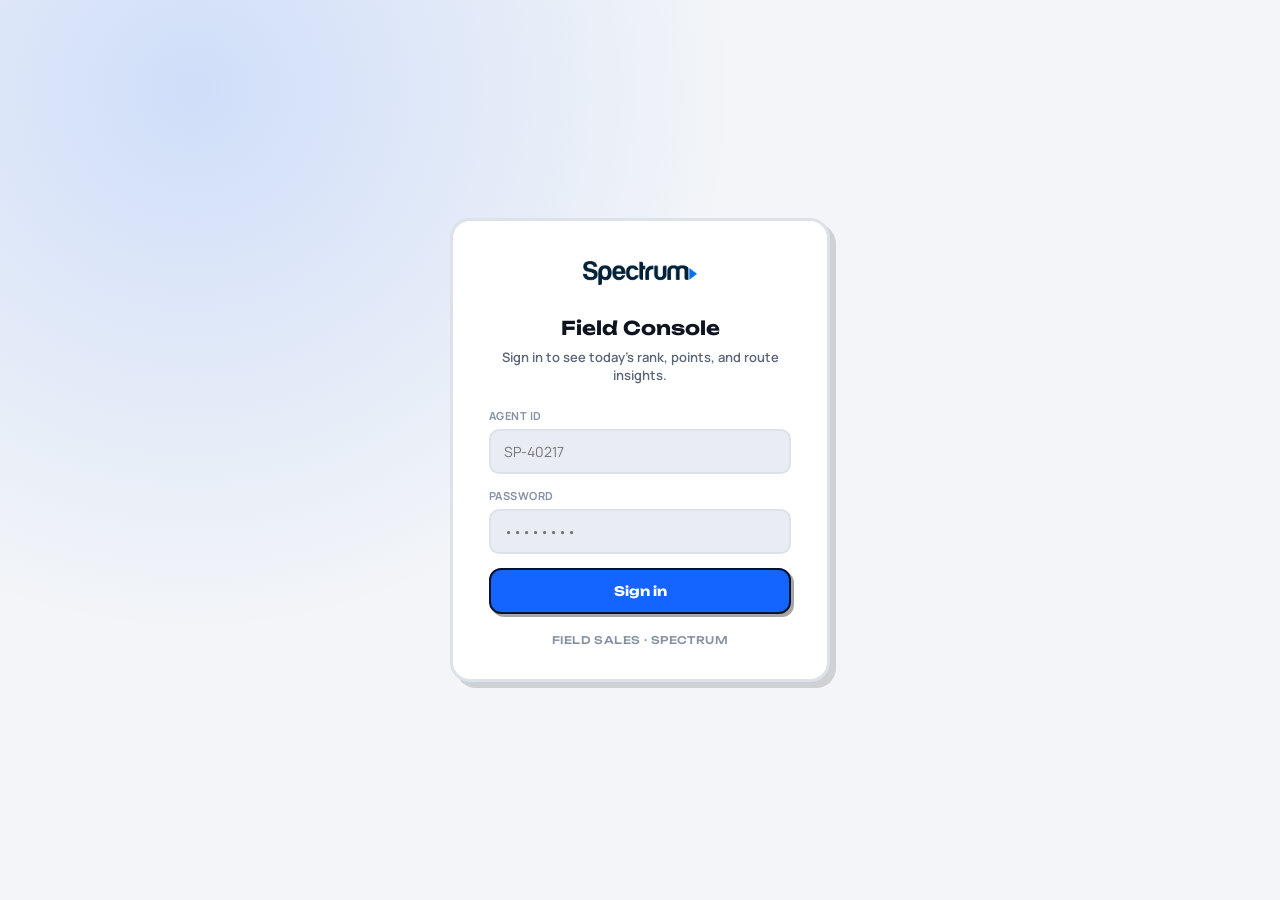
<file: index.html>
<!DOCTYPE html>
<html lang="en">
<head>
<meta charset="UTF-8">
<meta name="viewport" content="width=device-width, initial-scale=1.0">
<title>Spectrum Field Neubrutalist</title>
<link rel="preconnect" href="https://fonts.googleapis.com">
<link href="https://fonts.googleapis.com/css2?family=Unbounded:wght@500;700;900&family=Manrope:wght@500;600;700;800&display=swap" rel="stylesheet">
<style>
  :root{
    --bg:#F3F5F8; --bg-2:#E9EDF3; --sidebar:#E9EDF3; --card:#FFFFFF; --card-border:#DCE1EA;
    --blue:#1465FF; --blue-light:#5FA8FF; --gold:#F5B942; --flame:#FF7A33; --good:#2ED888;
    --tier-bronze:#C98A4E; --tier-silver:#9FB0C9; --tier-gold:#F5B942; --tier-platinum:#7ec8e3; --tier-diamond:#8B7CF6;
    --ink:#0D1420; --ink-dim:#5B6577; --ink-dimmer:#8791A1;
    --shadow-hard:6px 6px 0 rgba(13,20,32,0.16);
    --track:rgba(13,20,32,0.08); --divider:rgba(13,20,32,0.12);
  }
  body:has(#theme-switch:checked){
    --bg:#0A1628; --bg-2:#0F2036; --sidebar:#060D1A; --card:#122544; --card-border:#22375C;
    --ink:#F2F5FA; --ink-dim:#96A3BF; --ink-dimmer:#6C7896;
    --shadow-hard:6px 6px 0 rgba(3,8,18,0.5);
    --track:rgba(255,255,255,0.07); --divider:rgba(255,255,255,0.08);
  }
  .logo-dark{display:none;} body:has(#theme-switch:checked) .logo-light{display:none;} body:has(#theme-switch:checked) .logo-dark{display:block;}
  /* the hero banner's background never changes with theme, so its own text
     stays fixed light — it must never inherit the flipping --ink tokens */
  .hero, .hero .streak-num{color:#F2F5FA;}
  .hero .streak-label, .hero .xp-labels{color:#96A3BF;}
  #theme-switch{position:absolute;opacity:0;width:1px;height:1px;}
  .icon-sun{display:none;} body:has(#theme-switch:checked) .icon-moon{display:none;} body:has(#theme-switch:checked) .icon-sun{display:block;}

  *{box-sizing:border-box;margin:0;padding:0;}
  html,body{height:100%;}
  a{text-decoration:none;color:inherit;}
  ol,ul{list-style:none;}
  body{background:var(--bg);color:var(--ink);font-family:'Manrope',sans-serif;}

  .tier-Bronze{ --tc:var(--tier-bronze); } .tier-Silver{ --tc:var(--tier-silver); }
  .tier-Gold{ --tc:var(--tier-gold); } .tier-Platinum{ --tc:var(--tier-platinum); } .tier-Diamond{ --tc:var(--tier-diamond); }

  /* ---------- login / app switch (no JS: :target) ---------- */
  .app{display:none;min-height:100vh;}
  .app:target{display:flex;}
  body:has(.app:target) .login-screen{display:none;}

  .login-screen{min-height:100vh;display:flex;align-items:center;justify-content:center;position:relative;overflow:hidden;
    background:radial-gradient(circle at 15% 10%, rgba(20,101,255,0.16), transparent 40%), var(--bg);}

  /* ---------- ambient "broadcast signal" motif — ties the motion to a broadband/telecom brand ---------- */
  .signal-rings{position:absolute;pointer-events:none;z-index:0;}
  .signal-rings span{position:absolute;top:0;left:0;width:70px;height:70px;margin:-35px 0 0 -35px;
    border-radius:50%;border:2px solid var(--blue-light);opacity:0;animation:signalPulse 3.6s ease-out infinite;}
  .signal-rings span:nth-child(2){animation-delay:1.2s;}
  .signal-rings span:nth-child(3){animation-delay:2.4s;}
  @keyframes signalPulse{
    0%{transform:scale(0.5);opacity:.55;}
    100%{transform:scale(4.2);opacity:0;}
  }
  .login-screen .signal-rings{top:18%;left:50%;}
  .hero .signal-rings{top:0;right:24px;z-index:0;}
  @media (prefers-reduced-motion: reduce){
    .signal-rings span{animation:none;opacity:.12;transform:scale(2);}
  }
  .login-card{background:var(--card);border:3px solid var(--card-border);border-radius:20px;
    padding:40px 36px 32px;width:380px;box-shadow:var(--shadow-hard);text-align:center;}
  .login-logo{height:24px;object-fit:contain;margin-bottom:26px;}
  .login-card h1{font-family:'Unbounded',sans-serif;font-size:19px;font-weight:700;margin-bottom:8px;}
  .login-sub{font-size:13px;color:var(--ink-dim);margin-bottom:24px;font-weight:600;}
  .field{text-align:left;margin-bottom:14px;}
  .field label{display:block;font-size:11px;font-weight:700;letter-spacing:.04em;text-transform:uppercase;color:var(--ink-dimmer);margin-bottom:6px;}
  .field input{width:100%;padding:11px 13px;border:2px solid var(--card-border);border-radius:10px;font-family:inherit;font-size:14px;background:var(--bg-2);color:var(--ink);}
  .field input:focus{outline:none;border-color:var(--blue);}
  .btn-primary{display:block;width:100%;margin-top:10px;padding:13px;border-radius:12px;background:var(--blue);color:#fff;
    font-family:'Unbounded',sans-serif;font-weight:700;font-size:13px;text-align:center;cursor:pointer;
    border:2px solid #06122b;box-shadow:3px 3px 0 rgba(0,0,0,0.35);}
  .login-foot{margin-top:20px;font-size:10.5px;color:var(--ink-dimmer);font-family:'Unbounded',sans-serif;font-weight:500;letter-spacing:.04em;}

  /* ---------- sidebar (desktop) ---------- */
  .sidebar{width:230px;flex-shrink:0;background:var(--sidebar);border-right:3px solid var(--card-border);
    padding:24px 16px;display:flex;flex-direction:column;position:sticky;top:0;height:100vh;}
  .sb-logo{height:20px;object-fit:contain;margin-bottom:30px;margin-left:8px;}
  .sb-section-label{font-size:10px;font-weight:800;color:var(--ink-dimmer);text-transform:uppercase;letter-spacing:.08em;margin:0 8px 10px;}
  .sb-nav{margin-bottom:24px;}
  .sb-item{display:flex;align-items:center;gap:10px;padding:11px 12px;border-radius:10px;margin-bottom:4px;
    font-weight:700;font-size:13px;color:var(--ink-dim);cursor:pointer;border:2px solid transparent;}
  .sb-item svg{width:17px;height:17px;flex:0 0 auto;}
  .sb-item.active{background:var(--card);color:var(--ink);border-color:var(--blue);box-shadow:3px 3px 0 rgba(0,0,0,0.3);}
  .sb-item:hover:not(.active){background:var(--track);color:var(--ink);}
  .soon-tag{margin-left:auto;font-size:8.5px;font-weight:800;letter-spacing:.04em;text-transform:uppercase;
    background:var(--track);color:var(--ink-dimmer);padding:2px 6px;border-radius:999px;}
  .sb-footer{margin-top:auto;}
  .sb-rank-card{background:var(--card);border:2px solid var(--card-border);border-radius:14px;padding:14px;text-align:center;}
  .sb-rank-badge{width:38px;height:38px;border-radius:50%;background:var(--tier-gold);margin:0 auto 8px;
    display:flex;align-items:center;justify-content:center;color:#1c1200;font-family:'Unbounded',sans-serif;font-weight:700;font-size:14px;}
  .sb-rank-card .lvl{font-family:'Unbounded',sans-serif;font-weight:700;font-size:12.5px;margin-bottom:2px;}
  .sb-rank-card .to-next{font-size:10.5px;color:var(--ink-dim);font-weight:600;}

  /* ---------- main column ---------- */
  .main{flex:1;min-width:0;min-height:0;display:flex;flex-direction:column;}
  .topbar{display:flex;align-items:center;justify-content:space-between;padding:16px 28px;
    border-bottom:3px solid var(--card-border);background:var(--bg);flex:0 0 auto;}
  .topbar-left{font-family:'Unbounded',sans-serif;font-weight:700;font-size:15px;}
  .topbar-right{display:flex;align-items:center;gap:14px;}
  .icon-btn{width:36px;height:36px;border-radius:10px;background:var(--card);border:2px solid var(--card-border);
    display:flex;align-items:center;justify-content:center;cursor:pointer;color:var(--ink-dim);}
  .icon-btn svg{width:16px;height:16px;}
  .who{display:flex;align-items:center;gap:10px;}
  .avatar{width:36px;height:36px;border-radius:50%;background:linear-gradient(135deg,var(--blue),var(--blue-light));
    display:flex;align-items:center;justify-content:center;font-family:'Unbounded',sans-serif;font-weight:700;font-size:12px;color:#03102b;
    border:2px solid var(--ink);flex:0 0 auto;}
  .who-name{font-weight:800;font-size:13px;}
  .who-loc{font-size:10.5px;color:var(--ink-dim);font-weight:600;}

  .content{padding:24px 28px 90px;max-width:1320px;overflow-y:auto;flex:1;}

  /* ---------- hero ---------- */
  .hero{background:linear-gradient(135deg,#16233F 0%,#0D1930 100%);border:3px solid var(--card-border);border-radius:20px;
    padding:26px 28px;margin-bottom:20px;position:relative;overflow:hidden;box-shadow:var(--shadow-hard);}
  .hero::after{content:"";position:absolute;top:-70px;right:-70px;width:260px;height:260px;border-radius:50%;
    background:radial-gradient(circle,rgba(20,101,255,0.35),transparent 70%);}
  .hero-top{display:flex;align-items:center;justify-content:space-between;gap:20px;flex-wrap:wrap;position:relative;z-index:1;}
  .streak{display:flex;align-items:center;gap:12px;}
  .streak svg{width:34px;height:34px;filter:drop-shadow(0 0 10px rgba(255,122,51,0.55));}
  .streak-num{font-family:'Unbounded',sans-serif;font-size:30px;font-weight:900;line-height:1;}
  .streak-label{font-size:11px;color:var(--ink-dim);font-weight:700;text-transform:uppercase;letter-spacing:.06em;}
  .rank-chip{background:var(--tier-gold);color:#1c1200;font-family:'Unbounded',sans-serif;font-weight:700;font-size:12.5px;
    padding:9px 16px;border-radius:100px;border:2px solid #1c1200;box-shadow:3px 3px 0 rgba(0,0,0,0.35);white-space:nowrap;}
  .hero-headline{font-family:'Unbounded',sans-serif;font-weight:700;font-size:clamp(19px,2.6vw,26px);
    line-height:1.35;margin-top:20px;max-width:640px;position:relative;z-index:1;}
  .hero-headline b{color:var(--good);font-weight:700;} .hero-headline .pos{color:var(--blue-light);}
  .xp-row{margin-top:18px;position:relative;z-index:1;max-width:640px;}
  .xp-labels{display:flex;justify-content:space-between;font-size:11.5px;font-weight:700;color:var(--ink-dim);margin-bottom:8px;}
  .xp-track{display:flex;gap:4px;}
  .xp-seg{height:13px;flex:1;border-radius:4px;background:rgba(255,255,255,0.06);border:1.5px solid var(--card-border);}
  .xp-seg.filled{background:linear-gradient(90deg,var(--blue),var(--good));border-color:transparent;}
  .see-levels{display:inline-block;margin-top:14px;font-size:11.5px;font-weight:700;color:var(--blue-light);position:relative;z-index:1;cursor:pointer;}
  .see-levels:hover{text-decoration:underline;}

  /* ---------- stat tiles ---------- */
  .stat-row{display:grid;grid-template-columns:repeat(4,1fr);gap:14px;margin-bottom:20px;}
  .stat{background:var(--card);border:2.5px solid var(--card-border);border-radius:16px;padding:16px 16px 14px;box-shadow:var(--shadow-hard);}
  .stat.c1{border-color:var(--blue);} .stat.c2{border-color:var(--good);} .stat.c3{border-color:var(--gold);} .stat.c4{border-color:var(--flame);}
  .stat-label{font-size:10.5px;font-weight:700;color:var(--ink-dim);text-transform:uppercase;letter-spacing:.05em;}
  .stat-num{font-family:'Unbounded',sans-serif;font-size:25px;font-weight:700;margin:8px 0 4px;}
  .stat-delta{font-size:11.5px;font-weight:700;color:var(--good);}
  .stat-delta.flat{color:var(--ink-dim);}

  /* ---------- panels grid ---------- */
  .grid{display:grid;grid-template-columns:1.4fr 1fr;gap:16px;margin-bottom:16px;}
  .panel{background:var(--card);border:2.5px solid var(--card-border);border-radius:18px;padding:20px;box-shadow:var(--shadow-hard);}
  .panel-head{display:flex;justify-content:space-between;align-items:baseline;margin-bottom:4px;}
  .panel-title{font-family:'Unbounded',sans-serif;font-weight:700;font-size:14px;}
  .panel-sub{font-size:11.5px;color:var(--ink-dim);font-weight:600;margin-bottom:16px;}
  .see-all{font-size:11px;font-weight:700;color:var(--blue-light);cursor:pointer;}
  .see-all:hover{text-decoration:underline;}

  .bars{display:flex;align-items:flex-end;gap:12px;height:140px;padding:0 4px;}
  .bar-col{flex:1;display:flex;flex-direction:column;align-items:center;gap:8px;height:100%;justify-content:flex-end;}
  .bar{width:100%;max-width:32px;border-radius:8px 8px 3px 3px;background:var(--track);}
  .bar.today{background:linear-gradient(180deg,var(--good),var(--blue-light));box-shadow:0 0 14px rgba(46,216,136,0.4);}
  .bar-day{font-size:10.5px;font-weight:700;color:var(--ink-dim);}
  .bar-day.today{color:var(--good);}
  details.chart-details summary{font-size:10.5px;font-weight:700;color:var(--blue-light);cursor:pointer;list-style:none;margin-top:10px;}
  details.chart-details summary::-webkit-details-marker{display:none;}
  .chart-table{width:100%;border-collapse:collapse;font-size:11.5px;margin-top:8px;}
  .chart-table th{text-align:left;font-size:9.5px;text-transform:uppercase;color:var(--ink-dimmer);font-weight:700;padding:6px;border-bottom:1px solid var(--card-border);}
  .chart-table td{padding:6px;border-bottom:1px solid var(--card-border);color:var(--ink-dim);}
  .chart-table td:first-child{color:var(--ink);}

  .lb-row{display:flex;align-items:center;gap:12px;padding:10px 0;border-bottom:1.5px dashed var(--divider);}
  .lb-row:last-child{border-bottom:none;}
  .lb-avatar{width:32px;height:32px;border-radius:50%;display:flex;align-items:center;justify-content:center;
    font-family:'Unbounded',sans-serif;font-weight:700;font-size:11px;color:#03102b;flex-shrink:0;}
  .lb-name{font-weight:800;font-size:12.5px;}
  .lb-role{font-size:10.5px;color:var(--ink-dim);font-weight:600;}
  .lb-pts{margin-left:auto;font-family:'Unbounded',sans-serif;font-weight:700;font-size:13.5px;}
  .lb-you .lb-name{color:var(--blue-light);}

  /* ---------- bottom row ---------- */
  .bottom-grid{display:grid;grid-template-columns:1fr 1fr 1fr;gap:16px;}
  .quest{display:flex;align-items:center;gap:11px;background:var(--bg-2);border:2px solid var(--card-border);border-radius:12px;padding:11px 13px;margin-bottom:9px;cursor:pointer;}
  .quest:hover{border-color:var(--blue);}
  .quest-icon{width:34px;height:34px;border-radius:9px;background:rgba(20,101,255,0.16);color:var(--blue-light);
    display:flex;align-items:center;justify-content:center;flex-shrink:0;}
  .quest-icon svg{width:16px;height:16px;}
  .quest-name{font-weight:800;font-size:12.5px;}
  .quest-pts{margin-left:auto;text-align:right;}
  .quest-pts .p{color:var(--good);font-weight:800;font-size:12.5px;font-family:'Unbounded',sans-serif;}
  .quest-pts .d{font-size:10.5px;color:var(--ink-dim);font-weight:600;}

  .service-row{margin-bottom:13px;}
  .service-top{display:flex;justify-content:space-between;font-size:12px;font-weight:700;margin-bottom:6px;}
  .service-count{color:var(--ink-dim);}
  .service-track{height:9px;border-radius:6px;background:var(--track);overflow:hidden;}
  .service-fill{height:100%;border-radius:6px;background:linear-gradient(90deg,var(--blue),var(--blue-light));}

  .tip{background:var(--bg-2);border:2px solid var(--card-border);border-radius:14px;padding:13px 15px;margin-bottom:11px;}
  .tip-top{display:flex;align-items:baseline;gap:10px;}
  .tip-stat{font-family:'Unbounded',sans-serif;font-weight:900;font-size:21px;color:var(--good);flex:0 0 auto;}
  .tip-label{font-size:10px;font-weight:700;color:var(--ink-dimmer);text-transform:uppercase;letter-spacing:.04em;}
  .tip-body{font-size:12px;color:var(--ink-dim);margin-top:2px;line-height:1.45;}
  .tip-action{font-size:12px;margin-top:8px;font-weight:700;color:var(--blue-light);}

  .ai-spark{width:15px;height:15px;color:var(--blue);flex:0 0 auto;vertical-align:-2px;margin-right:4px;
    animation:aiPulse 2.4s ease-in-out infinite;}
  @keyframes aiPulse{0%,100%{opacity:.65;transform:scale(1);}50%{opacity:1;transform:scale(1.15);}}
  @media (prefers-reduced-motion: reduce){ .ai-spark{animation:none;} }
  .panel-ai-hint{font-size:10.5px;color:var(--ink-dimmer);margin-bottom:14px;display:flex;align-items:center;gap:5px;}
  .chat-hint-icon{display:inline-flex;width:13px;height:13px;color:var(--blue-light);}
  .chat-hint-icon svg{width:100%;height:100%;}

  /* ---------- AI chat FAB + modal ---------- */
  .chat-fab{position:fixed;right:24px;bottom:24px;width:56px;height:56px;border-radius:50%;background:var(--blue);
    display:flex;align-items:center;justify-content:center;box-shadow:var(--shadow-hard);z-index:60;
    border:2px solid #06122b;color:#fff;}
  .chat-fab svg{width:23px;height:23px;}
  .chat-fab-ring{position:absolute;inset:-6px;border-radius:50%;border:2px solid var(--blue);opacity:.5;
    animation:signalPulse 2.6s ease-out infinite;pointer-events:none;}
  @media (prefers-reduced-motion: reduce){ .chat-fab-ring{animation:none;opacity:.2;} }
  @media (max-width:1040px){ .chat-fab{bottom:76px;right:16px;width:50px;height:50px;} .chat-fab svg{width:20px;height:20px;} }

  .modal-head h2{display:flex;align-items:center;}
  .chat-modal-card{display:flex;flex-direction:column;max-height:80vh;}
  .chat-thread{display:flex;flex-direction:column;gap:12px;overflow-y:auto;padding-right:2px;margin-bottom:14px;}
  .chat-row{display:flex;gap:9px;align-items:flex-end;}
  .chat-row.is-you{flex-direction:row-reverse;}
  .chat-avatar{width:26px;height:26px;border-radius:50%;background:var(--blue);color:#fff;flex:0 0 auto;
    display:flex;align-items:center;justify-content:center;font-family:'Unbounded',sans-serif;font-size:10px;font-weight:700;}
  .chat-avatar svg{width:13px;height:13px;}
  .chat-row.is-you .chat-avatar{background:var(--card-border);color:var(--ink-dim);}
  .chat-bubble{background:var(--bg-2);border-radius:14px 14px 14px 4px;padding:9px 13px;font-size:12.5px;line-height:1.45;max-width:78%;}
  .chat-row.is-you .chat-bubble{background:var(--blue);color:#fff;border-radius:14px 14px 4px 14px;}
  .chat-input-row{display:flex;align-items:center;gap:8px;background:var(--bg-2);border:2px solid var(--card-border);
    border-radius:999px;padding:6px 6px 6px 16px;flex:0 0 auto;}
  .chat-input-placeholder{flex:1;font-size:12px;color:var(--ink-dimmer);}
  .chat-send{width:32px;height:32px;border-radius:50%;background:var(--blue);color:#fff;display:flex;align-items:center;
    justify-content:center;flex:0 0 auto;}
  .chat-send svg{width:14px;height:14px;}

  /* ---------- modals (CSS-only via :target) ---------- */
  .modal-overlay{display:none;position:fixed;inset:0;background:rgba(3,8,18,0.65);backdrop-filter:blur(3px);
    align-items:center;justify-content:center;z-index:100;}
  .modal-overlay:target{display:flex;}
  .modal-card{width:min(480px,92vw);max-height:82vh;overflow-y:auto;background:var(--card);border-radius:18px;border:3px solid var(--card-border);
    padding:24px 24px 20px;box-shadow:var(--shadow-hard);}
  .modal-head{display:flex;align-items:center;justify-content:space-between;margin-bottom:16px;}
  .modal-head h2{font-family:'Unbounded',sans-serif;font-size:15.5px;font-weight:700;}
  .modal-close{width:30px;height:30px;border-radius:50%;display:flex;align-items:center;justify-content:center;color:var(--ink-dim);cursor:pointer;}
  .modal-close:hover{background:var(--bg-2);}
  .modal-close svg{width:15px;height:15px;}

  .levels-major{margin-bottom:16px;} .levels-major:last-child{margin-bottom:0;}
  .level-group-head{display:flex;align-items:center;gap:8px;margin-bottom:6px;}
  .level-group-dot{width:10px;height:10px;border-radius:50%;background:var(--tc);flex:0 0 auto;}
  .level-group-head strong{font-family:'Unbounded',sans-serif;font-size:13px;font-weight:700;}
  .level-group-benefit{font-size:10.5px;color:var(--ink-dim);}
  .sub-level-row{display:flex;align-items:center;gap:10px;padding:7px 10px;border-radius:9px;background:var(--bg-2);margin-bottom:4px;margin-top:8px;}
  .sub-level-row.is-current{outline:2px solid var(--tc);background:rgba(20,101,255,0.1);}
  .sub-level-numeral{width:22px;height:22px;border-radius:6px;background:var(--tc);color:#03102b;flex:0 0 auto;display:flex;align-items:center;justify-content:center;
    font-family:'Unbounded',sans-serif;font-size:10px;font-weight:700;}
  .sub-level-range{flex:1;font-size:11px;color:var(--ink-dim);}
  .sub-level-tag{font-size:9.5px;font-weight:700;color:var(--tc);text-transform:uppercase;}

  .account-row{display:flex;justify-content:space-between;padding:10px 0;border-bottom:1px solid var(--card-border);font-size:12.5px;}
  .account-row:last-child{border-bottom:none;}
  .account-row span:first-child{color:var(--ink-dim);}
  .account-row span:last-child{font-weight:700;}

  .earn-row{display:flex;align-items:flex-end;justify-content:space-between;margin-bottom:10px;}
  .earn-label{font-size:10px;font-weight:700;color:var(--ink-dimmer);text-transform:uppercase;letter-spacing:.05em;}
  .earn-amount{font-family:'Unbounded',sans-serif;font-size:19px;font-weight:700;color:var(--good);}
  .earn-amount.is-muted{font-size:14px;color:var(--ink-dim);}
  .earn-paid-tag{font-size:9px;font-weight:700;color:var(--good);background:rgba(46,216,136,0.14);padding:2px 7px;border-radius:999px;}
  .earn-divider{border-top:1px dashed var(--card-border);margin:10px 0;}
  .earn-foot{display:flex;justify-content:space-between;font-size:10.5px;color:var(--ink-dim);}

  .logged-card{text-align:center;padding:30px 26px;}
  .logged-badge{width:60px;height:60px;border-radius:50%;background:var(--good);color:#03102b;margin:0 auto 14px;display:flex;align-items:center;justify-content:center;}
  .logged-badge svg{width:26px;height:26px;}
  .logged-card h2{font-family:'Unbounded',sans-serif;font-size:16px;font-weight:700;margin-bottom:6px;}
  .logged-card p{font-size:12.5px;color:var(--ink-dim);margin-bottom:16px;}
  .logged-card .btn-primary{width:auto;display:inline-block;padding:10px 22px;}

  /* ---------- mobile bottom nav ---------- */
  .tab-bar{display:none;flex:0 0 auto;align-items:stretch;background:var(--card);border-top:3px solid var(--card-border);}
  .tab-btn{flex:1;display:flex;flex-direction:column;align-items:center;justify-content:center;gap:3px;padding:9px 4px 8px;min-height:56px;color:var(--ink-dimmer);cursor:pointer;}
  .tab-btn svg{width:19px;height:19px;}
  .tab-btn span{font-size:9px;font-weight:700;letter-spacing:.02em;}
  .tab-btn.is-active{color:var(--blue-light);}

  html,body{overflow-x:hidden;}
  .main{min-width:0;}

  @media (max-width:1040px){
    .app:target{flex-direction:column;height:100vh;}
    .sidebar{display:none;}
    .stat-row{grid-template-columns:repeat(2,1fr);}
    .grid{grid-template-columns:1fr;}
    .bottom-grid{grid-template-columns:1fr;}
    .tab-bar{display:flex;}
    .content{padding-bottom:20px;}
    .topbar{padding:14px 18px;gap:10px;}
    .content{padding-left:18px;padding-right:18px;}
    .topbar-left{flex:1;min-width:0;overflow:hidden;text-overflow:ellipsis;white-space:nowrap;}
    .who-loc{display:none;}
    .who-name{max-width:96px;overflow:hidden;text-overflow:ellipsis;white-space:nowrap;}
  }
</style>
</head>
<body>

<input type="checkbox" id="theme-switch">

<section class="login-screen">
  <div class="signal-rings"><span></span><span></span><span></span></div>
  <div class="login-card">
    <img class="login-logo logo-dark" src="[data-uri]" alt="Spectrum">
    <img class="login-logo logo-light" src="[data-uri]" alt="Spectrum">
    <h1>Field Console</h1>
    <p class="login-sub">Sign in to see today's rank, points, and route insights.</p>
    <div class="field"><label for="agentId">Agent ID</label><input id="agentId" type="text" placeholder="SP-40217"></div>
    <div class="field"><label for="agentPw">Password</label><input id="agentPw" type="password" placeholder="••••••••"></div>
    <a class="btn-primary" href="#dashboard">Sign in</a>
    <p class="login-foot">FIELD SALES · SPECTRUM</p>
  </div>
</section>

<div class="app" id="dashboard">
  <aside class="sidebar">
    <img class="sb-logo logo-dark" src="[data-uri]" alt="Spectrum">
    <img class="sb-logo logo-light" src="[data-uri]" alt="Spectrum">
    <div class="sb-section-label">Menu</div>
    <nav class="sb-nav">
      <a class="sb-item active" href="#dashboard">
        <svg viewBox="0 0 24 24" fill="none" stroke="currentColor" stroke-width="1.8" stroke-linecap="round" stroke-linejoin="round"><path d="M3 11l9-7 9 7"/><path d="M5 10v10h14V10"/></svg> Dashboard
      </a>
      <a class="sb-item sb-item-soon" href="#modal-game">
        <svg viewBox="0 0 24 24" fill="none" stroke="currentColor" stroke-width="1.8" stroke-linecap="round" stroke-linejoin="round"><rect x="2" y="7" width="20" height="10" rx="5"/><path d="M8 10v4M6 12h4"/><circle cx="16" cy="11" r="1" fill="currentColor" stroke="none"/><circle cx="18" cy="13" r="1" fill="currentColor" stroke="none"/></svg> Game <span class="soon-tag">Soon</span>
      </a>
    </nav>
    <div class="sb-footer">
      <div class="sb-rank-card">
        <div class="sb-rank-badge">G</div>
        <div class="lvl">Gold III</div>
        <div class="to-next">350 pts to Platinum I</div>
      </div>
    </div>
  </aside>

  <div class="main">
    <header class="topbar">
      <div class="topbar-left">Dashboard</div>
      <div class="topbar-right">
        <label class="icon-btn" for="theme-switch" title="Toggle theme">
          <svg class="icon-moon" viewBox="0 0 24 24" fill="none" stroke="currentColor" stroke-width="1.8" stroke-linecap="round" stroke-linejoin="round"><path d="M21 12.8A9 9 0 1 1 11.2 3 7 7 0 0 0 21 12.8z"/></svg>
          <svg class="icon-sun" viewBox="0 0 24 24" fill="none" stroke="currentColor" stroke-width="1.8" stroke-linecap="round"><circle cx="12" cy="12" r="4"/><path d="M12 2v2M12 20v2M4.9 4.9l1.4 1.4M17.7 17.7l1.4 1.4M2 12h2M20 12h2M4.9 19.1l1.4-1.4M17.7 6.3l1.4-1.4"/></svg>
        </label>
        <a class="who" href="#modal-account" title="Account">
          <div class="avatar">JR</div>
          <div><div class="who-name">Jordan Reyes</div><div class="who-loc">East Point, GA</div></div>
        </a>
      </div>
    </header>

    <div class="content">
      <div class="hero">
        <div class="signal-rings"><span></span><span></span><span></span></div>
        <div class="hero-top">
          <div class="streak">
            <svg viewBox="0 0 24 24" fill="none" stroke="var(--flame)" stroke-width="1.8"><path d="M12 2c1 4-4 5-4 9a4 4 0 0 0 8 0c0-1.5-.7-2-1-3 1 .3 2.5 1.6 2.5 4.5A5.5 5.5 0 0 1 12 22a5.5 5.5 0 0 1-5.5-5.5C6.5 11 9 8 12 2z"/></svg>
            <div><div class="streak-num">6</div><div class="streak-label">Day Streak</div></div>
          </div>
          <div class="rank-chip">Gold III</div>
        </div>
        <div class="hero-headline">You're <span class="pos">#5</span> in the region with <b>6,650 pts</b> — one strong sale away from Platinum I.</div>
        <div class="xp-row">
          <div class="xp-labels"><span>Gold III</span><span>350 pts to Platinum I</span></div>
          <div class="xp-track">
            <div class="xp-seg filled"></div><div class="xp-seg filled"></div><div class="xp-seg filled"></div>
            <div class="xp-seg filled"></div><div class="xp-seg filled"></div><div class="xp-seg filled"></div>
            <div class="xp-seg filled"></div><div class="xp-seg filled"></div><div class="xp-seg filled"></div>
            <div class="xp-seg"></div>
          </div>
        </div>
        <a class="see-levels" href="#modal-levels">See all 15 levels →</a>
      </div>

      <div class="stat-row">
        <div class="stat c1"><div class="stat-label">Points this week</div><div class="stat-num">2,860</div><div class="stat-delta">▲ 17% vs last week</div></div>
        <div class="stat c2"><div class="stat-label">Sales this week</div><div class="stat-num">9</div><div class="stat-delta">▲ 29% vs last week</div></div>
        <div class="stat c3"><div class="stat-label">Earnings this month</div><div class="stat-num">$1,240</div><div class="stat-delta">▲ 27% vs last month</div></div>
        <div class="stat c4"><div class="stat-label">Region rank</div><div class="stat-num">#5</div><div class="stat-delta flat">of 41 reps</div></div>
      </div>

      <div class="grid">
        <div class="panel">
          <div class="panel-head"><div class="panel-title">Points earned — last 7 days</div></div>
          <div class="panel-sub">Daily total, Monday through today</div>
          <div class="bars">
            <div class="bar-col"><div class="bar" style="height:55%" title="Mon: 340 pts"></div><div class="bar-day">M</div></div>
            <div class="bar-col"><div class="bar" style="height:66%" title="Tue: 410 pts"></div><div class="bar-day">T</div></div>
            <div class="bar-col"><div class="bar" style="height:42%" title="Wed: 260 pts"></div><div class="bar-day">W</div></div>
            <div class="bar-col"><div class="bar" style="height:95%" title="Thu: 590 pts"></div><div class="bar-day">T</div></div>
            <div class="bar-col"><div class="bar" style="height:61%" title="Fri: 380 pts"></div><div class="bar-day">F</div></div>
            <div class="bar-col"><div class="bar" style="height:100%" title="Sat: 620 pts"></div><div class="bar-day">S</div></div>
            <div class="bar-col"><div class="bar today" style="height:42%" title="Sun: 260 pts"></div><div class="bar-day today">S</div></div>
          </div>
          <details class="chart-details">
            <summary>View as table</summary>
            <table class="chart-table"><thead><tr><th>Day</th><th>Points</th></tr></thead>
              <tbody><tr><td>Monday</td><td>340</td></tr><tr><td>Tuesday</td><td>410</td></tr><tr><td>Wednesday</td><td>260</td></tr>
              <tr><td>Thursday</td><td>590</td></tr><tr><td>Friday</td><td>380</td></tr><tr><td>Saturday</td><td>620</td></tr>
              <tr><td>Sunday (today)</td><td>260</td></tr></tbody></table>
          </details>
        </div>

        <div class="panel">
          <div class="panel-head"><div class="panel-title">You vs. the region</div></div>
          <div class="panel-sub">Points earned this week</div>
          <div class="lb-row lb-you">
            <div class="lb-avatar" style="background:linear-gradient(135deg,var(--blue),var(--blue-light));">JR</div>
            <div><div class="lb-name">You</div><div class="lb-role">Gold III</div></div>
            <div class="lb-pts">2,860</div>
          </div>
          <div class="lb-row">
            <div class="lb-avatar" style="background:var(--card-border);color:var(--ink-dim);"><svg viewBox="0 0 24 24" width="15" height="15" fill="none" stroke="currentColor" stroke-width="1.8" stroke-linecap="round" stroke-linejoin="round"><path d="M17 21v-2a4 4 0 0 0-4-4H7a4 4 0 0 0-4 4v2"/><circle cx="10" cy="7" r="4"/></svg></div>
            <div><div class="lb-name">Team average</div><div class="lb-role">Regional benchmark</div></div>
            <div class="lb-pts">2,100</div>
          </div>
          <div class="lb-row">
            <div class="lb-avatar" style="background:var(--tier-gold);color:#1c1200;">AC</div>
            <div><div class="lb-name">Amara Chen</div><div class="lb-role">Region leader</div></div>
            <div class="lb-pts">3,400</div>
          </div>
        </div>
      </div>

      <div class="bottom-grid">
        <div class="panel">
          <div class="panel-head"><div class="panel-title">Log a sale</div></div>
          <div class="panel-sub">Tap to add today's wins</div>
          <a class="quest" href="#logged-1">
            <span class="quest-icon"><svg viewBox="0 0 24 24" fill="none" stroke="currentColor" stroke-width="1.8" stroke-linecap="round" stroke-linejoin="round"><path d="M12 3l8 4-8 4-8-4 8-4z"/><path d="M4 12l8 4 8-4"/><path d="M4 16l8 4 8-4"/></svg></span>
            <span class="quest-name">Spectrum One Bundle</span>
            <span class="quest-pts"><div class="p">+400 pts</div><div class="d">+$60</div></span>
          </a>
          <a class="quest" href="#logged-2">
            <span class="quest-icon"><svg viewBox="0 0 24 24" fill="none" stroke="currentColor" stroke-width="1.8" stroke-linecap="round" stroke-linejoin="round"><path d="M2 8.5a16 16 0 0 1 20 0"/><path d="M5 12a11 11 0 0 1 14 0"/><path d="M8.5 15.5a6 6 0 0 1 7 0"/><circle cx="12" cy="19" r="1.2" fill="currentColor" stroke="none"/></svg></span>
            <span class="quest-name">Spectrum Internet Gig</span>
            <span class="quest-pts"><div class="p">+150 pts</div><div class="d">+$25</div></span>
          </a>
          <a class="quest" href="#logged-3">
            <span class="quest-icon"><svg viewBox="0 0 24 24" fill="none" stroke="currentColor" stroke-width="1.8" stroke-linecap="round" stroke-linejoin="round"><rect x="3" y="6" width="18" height="12" rx="2"/><path d="M8 21h8M12 18v3"/></svg></span>
            <span class="quest-name">TV Select Signature</span>
            <span class="quest-pts"><div class="p">+200 pts</div><div class="d">+$30</div></span>
          </a>
          <a class="quest" href="#logged-4">
            <span class="quest-icon"><svg viewBox="0 0 24 24" fill="none" stroke="currentColor" stroke-width="1.8" stroke-linecap="round" stroke-linejoin="round"><rect x="7" y="2" width="10" height="20" rx="2"/><path d="M11 18h2"/></svg></span>
            <span class="quest-name">Spectrum Mobile Line</span>
            <span class="quest-pts"><div class="p">+120 pts</div><div class="d">+$20</div></span>
          </a>
          <a class="quest" href="#logged-5">
            <span class="quest-icon"><svg viewBox="0 0 24 24" fill="none" stroke="currentColor" stroke-width="1.8" stroke-linecap="round" stroke-linejoin="round"><path d="M22 16.9v3a2 2 0 0 1-2.2 2 19.7 19.7 0 0 1-8.6-3.1 19.4 19.4 0 0 1-6-6A19.7 19.7 0 0 1 2.1 4.2 2 2 0 0 1 4.1 2h3a2 2 0 0 1 2 1.7c.1 1 .4 1.9.7 2.8a2 2 0 0 1-.5 2.1L8.1 9.9a16 16 0 0 0 6 6l1.3-1.3a2 2 0 0 1 2.1-.5c.9.3 1.8.6 2.8.7a2 2 0 0 1 1.7 2.1z"/></svg></span>
            <span class="quest-name">Spectrum Voice</span>
            <span class="quest-pts"><div class="p">+80 pts</div><div class="d">+$12</div></span>
          </a>
        </div>

        <div class="panel">
          <div class="panel-head"><div class="panel-title">Sales by service</div></div>
          <div class="panel-sub">Units sold this month</div>
          <div class="service-row"><div class="service-top"><span>Internet Gig</span><span class="service-count">6</span></div><div class="service-track"><div class="service-fill" style="width:100%"></div></div></div>
          <div class="service-row"><div class="service-top"><span>Mobile Line</span><span class="service-count">5</span></div><div class="service-track"><div class="service-fill" style="width:83%"></div></div></div>
          <div class="service-row"><div class="service-top"><span>TV Select Signature</span><span class="service-count">3</span></div><div class="service-track"><div class="service-fill" style="width:50%"></div></div></div>
          <div class="service-row"><div class="service-top"><span>One Bundle</span><span class="service-count">2</span></div><div class="service-track"><div class="service-fill" style="width:33%"></div></div></div>
          <div class="service-row"><div class="service-top"><span>Voice</span><span class="service-count">2</span></div><div class="service-track"><div class="service-fill" style="width:33%"></div></div></div>
        </div>

        <div class="panel">
          <div class="panel-head"><div class="panel-title"><svg class="ai-spark" viewBox="0 0 24 24" fill="currentColor"><path d="M12 2l1.8 5.6L19 9.5l-5.2 1.9L12 17l-1.8-5.6L5 9.5l5.2-1.9L12 2z"/></svg> AI Insights</div><a class="see-all" href="#modal-insights">See all</a></div>
          <p class="panel-ai-hint">Tap <span class="chat-hint-icon"><svg viewBox="0 0 24 24" fill="none" stroke="currentColor" stroke-width="2" stroke-linecap="round" stroke-linejoin="round"><path d="M21 11.5a8.4 8.4 0 0 1-.9 3.8 8.5 8.5 0 0 1-7.6 4.7 8.4 8.4 0 0 1-3.8-.9L3 21l1.9-5.7a8.4 8.4 0 0 1-.9-3.8 8.5 8.5 0 0 1 4.7-7.6A8.4 8.4 0 0 1 12.5 3h.5a8.5 8.5 0 0 1 8 8v.5z"/></svg></span> in the corner to ask follow-ups</p>
          <div class="panel-sub">Fresh daily from your last 30 days</div>
          <div class="tip"><div class="tip-top"><span class="tip-stat">3.2×</span><div><div class="tip-label">Mobile attach rate</div></div></div>
            <div class="tip-body">You're pulling ahead of the region on mobile add-ons.</div>
            <div class="tip-action">→ Pitch mobile on every internet visit this week</div></div>
          <div class="tip"><div class="tip-top"><span class="tip-stat">68%</span><div><div class="tip-label">Prime time window</div></div></div>
            <div class="tip-body">Most of your bundle conversions land between 4–7pm.</div>
            <div class="tip-action">→ Route your evenings around that window</div></div>
        </div>
      </div>
    </div>
  </div>

  <nav class="tab-bar">
    <a class="tab-btn is-active" href="#dashboard"><svg viewBox="0 0 24 24" fill="none" stroke="currentColor" stroke-width="1.8" stroke-linecap="round" stroke-linejoin="round"><path d="M3 11l9-7 9 7"/><path d="M5 10v10h14V10"/></svg><span>Home</span></a>
    <a class="tab-btn" href="#modal-game"><svg viewBox="0 0 24 24" fill="none" stroke="currentColor" stroke-width="1.8" stroke-linecap="round" stroke-linejoin="round"><rect x="2" y="7" width="20" height="10" rx="5"/><path d="M8 10v4M6 12h4"/><circle cx="16" cy="11" r="1" fill="currentColor" stroke="none"/><circle cx="18" cy="13" r="1" fill="currentColor" stroke="none"/></svg><span>Game</span></a>
    <label class="tab-btn" for="theme-switch"><svg class="icon-moon" viewBox="0 0 24 24" fill="none" stroke="currentColor" stroke-width="1.8" stroke-linecap="round" stroke-linejoin="round"><path d="M21 12.8A9 9 0 1 1 11.2 3 7 7 0 0 0 21 12.8z"/></svg><svg class="icon-sun" viewBox="0 0 24 24" fill="none" stroke="currentColor" stroke-width="1.8" stroke-linecap="round"><circle cx="12" cy="12" r="4"/><path d="M12 2v2M12 20v2M4.9 4.9l1.4 1.4M17.7 17.7l1.4 1.4M2 12h2M20 12h2M4.9 19.1l1.4-1.4M17.7 6.3l1.4-1.4"/></svg><span>Theme</span></label>
    <a class="tab-btn" href="#modal-account"><svg viewBox="0 0 24 24" fill="none" stroke="currentColor" stroke-width="1.8" stroke-linecap="round" stroke-linejoin="round"><circle cx="12" cy="8" r="4"/><path d="M4 21c1.5-4.5 5-6 8-6s6.5 1.5 8 6"/></svg><span>Account</span></a>
  </nav>

  <a class="chat-fab" href="#modal-chat" title="Ask Spectrum AI">
    <span class="chat-fab-ring"></span>
    <svg viewBox="0 0 24 24" fill="none" stroke="currentColor" stroke-width="1.8" stroke-linecap="round" stroke-linejoin="round"><path d="M21 11.5a8.4 8.4 0 0 1-.9 3.8 8.5 8.5 0 0 1-7.6 4.7 8.4 8.4 0 0 1-3.8-.9L3 21l1.9-5.7a8.4 8.4 0 0 1-.9-3.8 8.5 8.5 0 0 1 4.7-7.6A8.4 8.4 0 0 1 12.5 3h.5a8.5 8.5 0 0 1 8 8v.5z"/></svg>
  </a>
</div>

<div class="modal-overlay" id="modal-insights">
  <div class="modal-card"><div class="modal-head"><h2>All AI insights</h2><a class="modal-close" href="#dashboard"><svg viewBox="0 0 24 24" fill="none" stroke="currentColor" stroke-width="2" stroke-linecap="round"><path d="M6 6l12 12M18 6L6 18"/></svg></a></div>
    <div class="tip"><div class="tip-top"><span class="tip-stat">3.2×</span><div class="tip-label">Mobile attach rate</div></div><div class="tip-body">You're pulling ahead of the region on mobile add-ons.</div><div class="tip-action">→ Pitch mobile on every internet visit this week</div></div>
    <div class="tip"><div class="tip-top"><span class="tip-stat">68%</span><div class="tip-label">Prime time window</div></div><div class="tip-body">Most of your bundle conversions land between 4–7pm.</div><div class="tip-action">→ Route your evenings around that window</div></div>
    <div class="tip"><div class="tip-top"><span class="tip-stat">-41%</span><div class="tip-label">TV interest drop · Zip 30344</div></div><div class="tip-body">TV Select Signature interest fell there this week.</div><div class="tip-action">→ Open with Internet Gig instead of TV there</div></div>
    <a class="btn-primary" href="#modal-chat" style="margin-top:14px;">Ask a follow-up</a>
  </div>
</div>

<div class="modal-overlay" id="modal-chat">
  <div class="modal-card chat-modal-card">
    <div class="modal-head"><h2><svg class="ai-spark" viewBox="0 0 24 24" fill="currentColor"><path d="M12 2l1.8 5.6L19 9.5l-5.2 1.9L12 17l-1.8-5.6L5 9.5l5.2-1.9L12 2z"/></svg> Ask Spectrum AI</h2><a class="modal-close" href="#dashboard"><svg viewBox="0 0 24 24" fill="none" stroke="currentColor" stroke-width="2" stroke-linecap="round"><path d="M6 6l12 12M18 6L6 18"/></svg></a></div>
    <div class="chat-thread">
      <div class="chat-row">
        <span class="chat-avatar"><svg viewBox="0 0 24 24" fill="currentColor"><path d="M12 2l1.8 5.6L19 9.5l-5.2 1.9L12 17l-1.8-5.6L5 9.5l5.2-1.9L12 2z"/></svg></span>
        <div class="chat-bubble">Hey Jordan — I've been watching your territory data. Ask me anything, or try one of these:</div>
      </div>
      <div class="chat-row is-you">
        <span class="chat-avatar">JR</span>
        <div class="chat-bubble">Why is my mobile attach rate up?</div>
      </div>
      <div class="chat-row">
        <span class="chat-avatar"><svg viewBox="0 0 24 24" fill="currentColor"><path d="M12 2l1.8 5.6L19 9.5l-5.2 1.9L12 17l-1.8-5.6L5 9.5l5.2-1.9L12 2z"/></svg></span>
        <div class="chat-bubble">You're running <strong>3.2×</strong> the region's mobile attach rate right now. Lead with a Spectrum Mobile line on every internet pitch this week to keep it up.</div>
      </div>
      <div class="chat-row is-you">
        <span class="chat-avatar">JR</span>
        <div class="chat-bubble">When should I be knocking doors today?</div>
      </div>
      <div class="chat-row">
        <span class="chat-avatar"><svg viewBox="0 0 24 24" fill="currentColor"><path d="M12 2l1.8 5.6L19 9.5l-5.2 1.9L12 17l-1.8-5.6L5 9.5l5.2-1.9L12 2z"/></svg></span>
        <div class="chat-bubble"><strong>68%</strong> of your bundle conversions this week landed between 4–7 PM. Plan your route so you're in the field during that window.</div>
      </div>
      <div class="chat-row is-you">
        <span class="chat-avatar">JR</span>
        <div class="chat-bubble">Anything I should stop pitching?</div>
      </div>
      <div class="chat-row">
        <span class="chat-avatar"><svg viewBox="0 0 24 24" fill="currentColor"><path d="M12 2l1.8 5.6L19 9.5l-5.2 1.9L12 17l-1.8-5.6L5 9.5l5.2-1.9L12 2z"/></svg></span>
        <div class="chat-bubble">TV Select interest dropped <strong>41%</strong> in Zip 30344 this week — open with Internet Gig instead of TV there.</div>
      </div>
    </div>
    <div class="chat-input-row">
      <span class="chat-input-placeholder">Ask a follow-up… (demo only for now)</span>
      <span class="chat-send"><svg viewBox="0 0 24 24" fill="none" stroke="currentColor" stroke-width="2" stroke-linecap="round" stroke-linejoin="round"><path d="M22 2L11 13"/><path d="M22 2l-7 20-4-9-9-4 20-7z"/></svg></span>
    </div>
  </div>
</div>

<div class="modal-overlay" id="modal-leaderboard">
  <div class="modal-card"><div class="modal-head"><h2>Leaderboard · This week</h2><a class="modal-close" href="#dashboard"><svg viewBox="0 0 24 24" fill="none" stroke="currentColor" stroke-width="2" stroke-linecap="round"><path d="M6 6l12 12M18 6L6 18"/></svg></a></div>
    <div class="lb-row"><span style="width:20px;font-weight:700;color:var(--ink-dim);">#1</span><div class="lb-avatar" style="background:var(--blue);">AC</div><div><div class="lb-name">Amara Chen</div></div><div class="lb-pts">9,120</div></div>
    <div class="lb-row"><span style="width:20px;font-weight:700;color:var(--ink-dim);">#2</span><div class="lb-avatar" style="background:var(--good);color:#03102b;">DB</div><div><div class="lb-name">Devon Blake</div></div><div class="lb-pts">8,760</div></div>
    <div class="lb-row"><span style="width:20px;font-weight:700;color:var(--ink-dim);">#3</span><div class="lb-avatar" style="background:var(--tier-gold);color:#1c1200;">PP</div><div><div class="lb-name">Priya Patel</div></div><div class="lb-pts">7,940</div></div>
    <div class="lb-row"><span style="width:20px;font-weight:700;color:var(--ink-dim);">#4</span><div class="lb-avatar" style="background:var(--tier-bronze);">MW</div><div><div class="lb-name">Marcus Webb</div></div><div class="lb-pts">7,410</div></div>
    <div class="lb-row lb-you"><span style="width:20px;font-weight:700;color:var(--ink-dim);">#5</span><div class="lb-avatar" style="background:linear-gradient(135deg,var(--blue),var(--blue-light));">JR</div><div><div class="lb-name">Jordan Reyes (You)</div></div><div class="lb-pts">6,650</div></div>
  </div>
</div>

<div class="modal-overlay" id="modal-levels">
  <div class="modal-card"><div class="modal-head"><h2>Levels · Bronze to Diamond</h2><a class="modal-close" href="#dashboard"><svg viewBox="0 0 24 24" fill="none" stroke="currentColor" stroke-width="2" stroke-linecap="round"><path d="M6 6l12 12M18 6L6 18"/></svg></a></div>
    <div class="levels-major tier-Bronze"><div class="level-group-head"><span class="level-group-dot"></span><strong>Bronze</strong></div><p class="level-group-benefit">Getting started — every sale counts toward Silver.</p>
      <div class="sub-level-row"><span class="sub-level-numeral">I</span><span class="sub-level-range">0–333 pts</span></div>
      <div class="sub-level-row"><span class="sub-level-numeral">II</span><span class="sub-level-range">334–666 pts</span></div>
      <div class="sub-level-row"><span class="sub-level-numeral">III</span><span class="sub-level-range">667–999 pts</span></div></div>
    <div class="levels-major tier-Silver"><div class="level-group-head"><span class="level-group-dot"></span><strong>Silver</strong></div><p class="level-group-benefit">On the board. Consistent sellers land here.</p>
      <div class="sub-level-row"><span class="sub-level-numeral">I</span><span class="sub-level-range">1,000–1,666 pts</span></div>
      <div class="sub-level-row"><span class="sub-level-numeral">II</span><span class="sub-level-range">1,667–2,333 pts</span></div>
      <div class="sub-level-row"><span class="sub-level-numeral">III</span><span class="sub-level-range">2,334–2,999 pts</span></div></div>
    <div class="levels-major tier-Gold"><div class="level-group-head"><span class="level-group-dot"></span><strong>Gold</strong></div><p class="level-group-benefit">Top-third performance for the region.</p>
      <div class="sub-level-row"><span class="sub-level-numeral">I</span><span class="sub-level-range">3,000–4,333 pts</span></div>
      <div class="sub-level-row"><span class="sub-level-numeral">II</span><span class="sub-level-range">4,334–5,666 pts</span></div>
      <div class="sub-level-row is-current"><span class="sub-level-numeral">III</span><span class="sub-level-range">5,667–6,999 pts</span><span class="sub-level-tag">You</span></div></div>
    <div class="levels-major tier-Platinum"><div class="level-group-head"><span class="level-group-dot"></span><strong>Platinum</strong></div><p class="level-group-benefit">Elite territory — reserved for the steadiest closers in the region.</p>
      <div class="sub-level-row"><span class="sub-level-numeral">I</span><span class="sub-level-range">7,000–8,666 pts</span></div>
      <div class="sub-level-row"><span class="sub-level-numeral">II</span><span class="sub-level-range">8,667–10,333 pts</span></div>
      <div class="sub-level-row"><span class="sub-level-numeral">III</span><span class="sub-level-range">10,334–11,999 pts</span></div></div>
    <div class="levels-major tier-Diamond"><div class="level-group-head"><span class="level-group-dot"></span><strong>Diamond</strong></div><p class="level-group-benefit">Setting the pace — the field looks up to Diamond.</p>
      <div class="sub-level-row"><span class="sub-level-numeral">I</span><span class="sub-level-range">12,000–15,999 pts</span></div>
      <div class="sub-level-row"><span class="sub-level-numeral">II</span><span class="sub-level-range">16,000–19,999 pts</span></div>
      <div class="sub-level-row"><span class="sub-level-numeral">III</span><span class="sub-level-range">20,000+ pts</span></div></div>
  </div>
</div>

<div class="modal-overlay" id="modal-earnings">
  <div class="modal-card"><div class="modal-head"><h2>Earnings breakdown</h2><a class="modal-close" href="#dashboard"><svg viewBox="0 0 24 24" fill="none" stroke="currentColor" stroke-width="2" stroke-linecap="round"><path d="M6 6l12 12M18 6L6 18"/></svg></a></div>
    <div class="earn-row"><div><div class="earn-label">This month</div><div class="earn-amount">$1,240</div></div>
      <div style="text-align:right;"><div class="earn-label">Last month</div><div class="earn-amount is-muted">$980</div><span class="earn-paid-tag">Paid</span></div></div>
    <div class="earn-divider"></div>
    <div class="earn-foot" style="margin-bottom:14px;"><span>YTD: <strong style="color:var(--ink);">$8,960</strong></span><span>Next payout Oct 15</span></div>
    <div class="panel-head" style="margin-bottom:8px;"><div class="panel-title" style="font-size:12.5px;">This month's logged sales</div></div>
    <div class="lb-row"><div class="lb-avatar" style="background:var(--card-border);"></div><div><div class="lb-name">TV Select Signature</div><div class="lb-role">Mon, 2:45 PM</div></div><div class="lb-pts" style="color:var(--good);">+$30</div></div>
    <div class="lb-row"><div class="lb-avatar" style="background:var(--card-border);"></div><div><div class="lb-name">Internet Gig</div><div class="lb-role">Yesterday, 11:03 AM</div></div><div class="lb-pts" style="color:var(--good);">+$25</div></div>
    <div class="lb-row"><div class="lb-avatar" style="background:var(--card-border);"></div><div><div class="lb-name">Mobile Line</div><div class="lb-role">Yesterday, 4:12 PM</div></div><div class="lb-pts" style="color:var(--good);">+$20</div></div>
  </div>
</div>

<div class="modal-overlay" id="modal-account">
  <div class="modal-card"><div class="modal-head"><h2>Account</h2><a class="modal-close" href="#dashboard"><svg viewBox="0 0 24 24" fill="none" stroke="currentColor" stroke-width="2" stroke-linecap="round"><path d="M6 6l12 12M18 6L6 18"/></svg></a></div>
    <div class="account-row"><span>Name</span><span>Jordan Reyes</span></div>
    <div class="account-row"><span>Agent ID</span><span>SP-40217</span></div>
    <div class="account-row"><span>Region</span><span>East Point, GA</span></div>
    <div class="account-row"><span>Joined</span><span>Mar 2025</span></div>
    <div class="account-row"><span>Current level</span><span>Gold III</span></div>
    <div class="account-row"><span>Streak</span><span>6 days</span></div>
    <div class="account-row"><span>This month earnings</span><span>$1,240</span></div>
    <div class="account-row"><span>YTD earnings</span><span>$8,960</span></div>
    <a class="btn-primary" href="#" style="margin-top:18px;">Sign out</a>
  </div>
</div>

<div class="modal-overlay" id="modal-game">
  <div class="modal-card logged-card">
    <div class="logged-badge" style="background:var(--blue);">
      <svg viewBox="0 0 24 24" fill="none" stroke="#fff" stroke-width="1.8" stroke-linecap="round" stroke-linejoin="round"><rect x="2" y="7" width="20" height="10" rx="5"/><path d="M8 10v4M6 12h4"/><circle cx="16" cy="11" r="1" fill="#fff" stroke="none"/><circle cx="18" cy="13" r="1" fill="#fff" stroke="none"/></svg>
    </div>
    <h2>Game mode — coming soon</h2>
    <p>A second page where your points play out as an actual game is on the roadmap. Nothing to see here yet.</p>
    <a class="btn-primary" href="#dashboard">Back to dashboard</a>
  </div>
</div>

<div class="modal-overlay" id="logged-1"><div class="modal-card logged-card"><div class="logged-badge"><svg viewBox="0 0 24 24" fill="none" stroke="#03102b" stroke-width="2.5" stroke-linecap="round" stroke-linejoin="round"><path d="M20 6L9 17l-5-5"/></svg></div><h2>Sale logged</h2><p>Spectrum One Bundle — +400 pts · +$60</p><a class="btn-primary" href="#dashboard">Keep going</a></div></div>
<div class="modal-overlay" id="logged-2"><div class="modal-card logged-card"><div class="logged-badge"><svg viewBox="0 0 24 24" fill="none" stroke="#03102b" stroke-width="2.5" stroke-linecap="round" stroke-linejoin="round"><path d="M20 6L9 17l-5-5"/></svg></div><h2>Sale logged</h2><p>Spectrum Internet Gig — +150 pts · +$25</p><a class="btn-primary" href="#dashboard">Keep going</a></div></div>
<div class="modal-overlay" id="logged-3"><div class="modal-card logged-card"><div class="logged-badge"><svg viewBox="0 0 24 24" fill="none" stroke="#03102b" stroke-width="2.5" stroke-linecap="round" stroke-linejoin="round"><path d="M20 6L9 17l-5-5"/></svg></div><h2>Sale logged</h2><p>TV Select Signature — +200 pts · +$30</p><a class="btn-primary" href="#dashboard">Keep going</a></div></div>
<div class="modal-overlay" id="logged-4"><div class="modal-card logged-card"><div class="logged-badge"><svg viewBox="0 0 24 24" fill="none" stroke="#03102b" stroke-width="2.5" stroke-linecap="round" stroke-linejoin="round"><path d="M20 6L9 17l-5-5"/></svg></div><h2>Sale logged</h2><p>Spectrum Mobile Line — +120 pts · +$20</p><a class="btn-primary" href="#dashboard">Keep going</a></div></div>
<div class="modal-overlay" id="logged-5"><div class="modal-card logged-card"><div class="logged-badge"><svg viewBox="0 0 24 24" fill="none" stroke="#03102b" stroke-width="2.5" stroke-linecap="round" stroke-linejoin="round"><path d="M20 6L9 17l-5-5"/></svg></div><h2>Sale logged</h2><p>Spectrum Voice — +80 pts · +$12</p><a class="btn-primary" href="#dashboard">Keep going</a></div></div>

</body>
</html>
</file>
